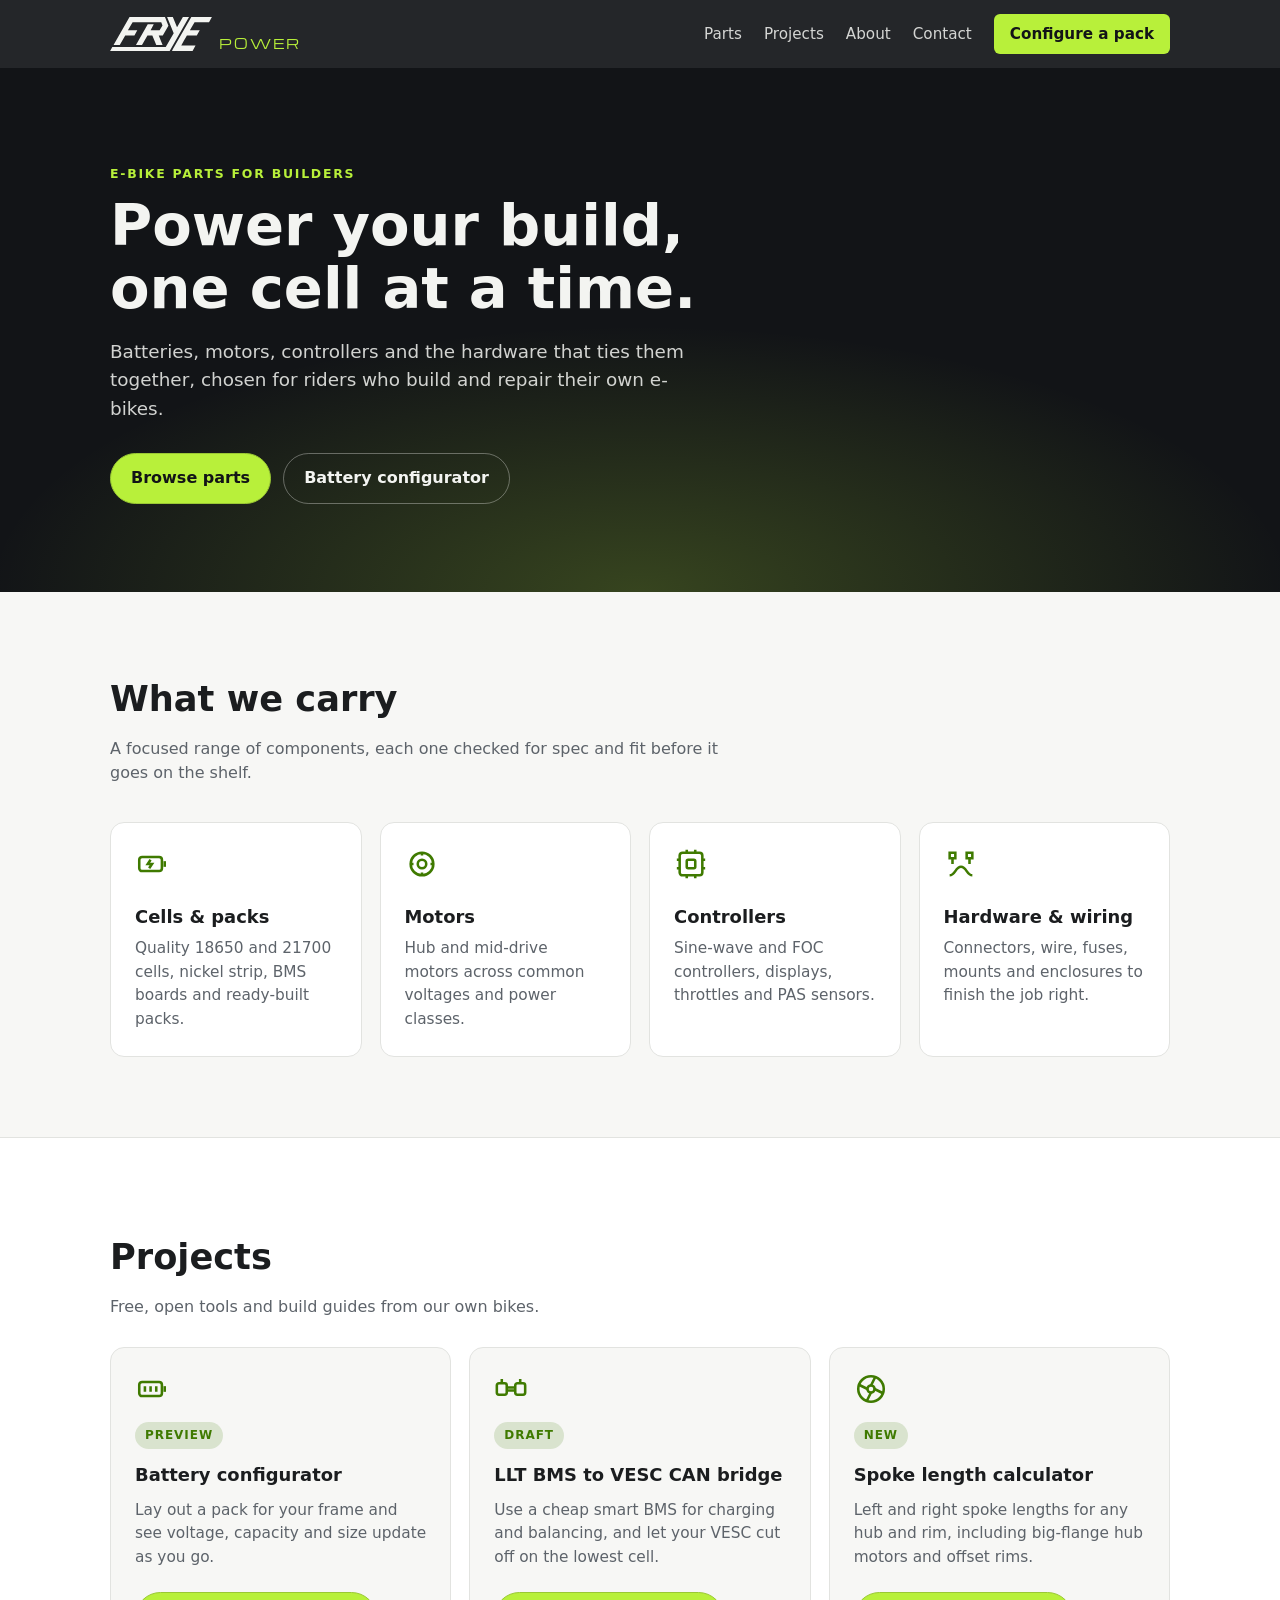
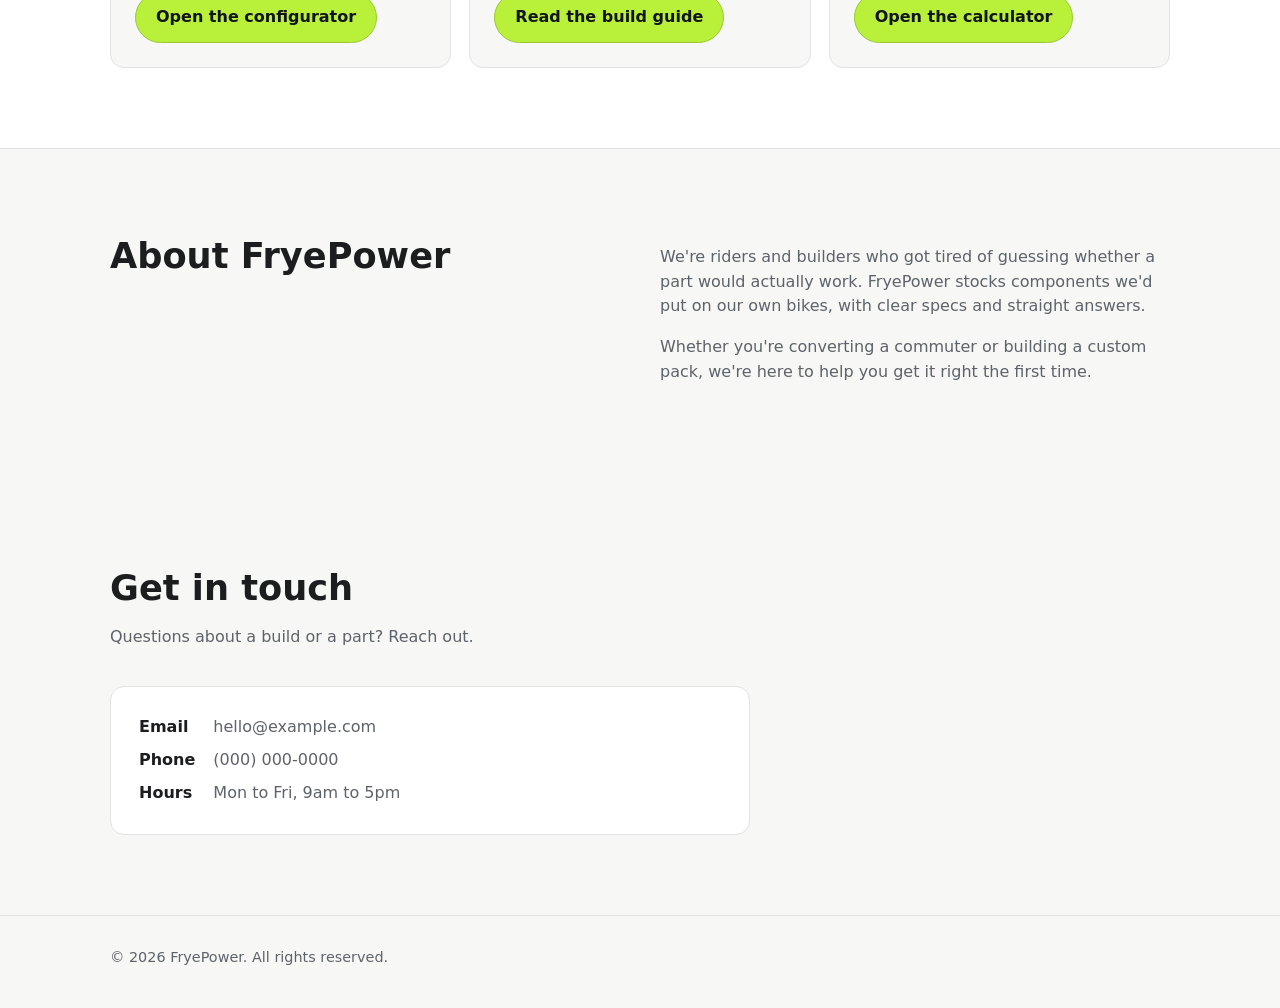
<file: index.html>
<!doctype html>
<html lang="en">
<head>
<meta charset="utf-8">
<meta name="viewport" content="width=device-width, initial-scale=1">
<title>FryePower | E-bike Parts</title>
<meta name="description" content="FryePower: batteries, motors, controllers and hardware for e-bike builders.">
<link rel="preconnect" href="https://fonts.googleapis.com">
<link rel="preconnect" href="https://fonts.gstatic.com" crossorigin>
<link rel="stylesheet" href="https://fonts.googleapis.com/css2?family=Michroma&display=swap">
<link rel="stylesheet" href="styles.css">
<style>
  .teaser { background: var(--surface); border-top: 1px solid var(--line); border-bottom: 1px solid var(--line); }
  .teaser .wrap { display: flex; flex-wrap: wrap; align-items: center; justify-content: space-between; gap: 24px; }
  .teaser h2 { margin-top: 12px; }
  .teaser .lead { margin-bottom: 0; }
  .teaser .wrap.projects { display: block; }
  .teaser .projects .lead { margin-bottom: 28px; }
  .card.project { display: flex; flex-direction: column; align-items: flex-start; gap: 4px; background: var(--bg); }
  .card.project .badge { margin-top: 12px; }
  .card.project h3 { margin-top: 8px; }
  .card.project p { flex: 1; margin-bottom: 18px; }

  .about .wrap { display: grid; grid-template-columns: 1fr 1fr; gap: 40px; }
  @media (max-width: 800px) { .about .wrap { grid-template-columns: 1fr; } }
  .about p { color: var(--muted); }

  .contact-box { background: var(--surface); border: 1px solid var(--line); border-radius: var(--radius); padding: 28px; max-width: 640px; }
  .contact-box dl { display: grid; grid-template-columns: max-content 1fr; gap: 8px 18px; margin: 0; }
  .contact-box dt { font-weight: 600; }
  .contact-box dd { margin: 0; color: var(--muted); }
</style>
</head>
<body>

<header class="nav">
  <div class="wrap">
    <a class="brand" href="#top" aria-label="FryePower home">
      <svg viewBox="49 48 1065 355" aria-hidden="true"><path fill="currentColor" fill-rule="evenodd" d="M86,340 L151,340 L208,241 L304,241 L334,187 L236,187 L285,103 L584,103 L597,136 L567,187 L473,187 L506,125 L443,125 L320,340 L383,340 L440,241 L491,241 L532,340 L598,340 L558,241 L600,241 L659,140 L623,49 L253,49 Z M874,49 L810,49 L749,155 L705,49 L645,49 L714,217 L631,360 L73,360 L50,402 L672,402 Z M1113,49 L898,49 L706,381 L696,402 L911,402 L942,346 L793,346 L820,295 L852,241 L955,241 L986,187 L883,187 L932,103 L1083,103 Z"/></svg>
      <span class="power" aria-hidden="true">POWER</span>
    </a>
    <nav aria-label="Main">
      <ul>
        <li><a href="#parts">Parts</a></li>
        <li><a href="#projects">Projects</a></li>
        <li class="hide-sm"><a href="#about">About</a></li>
        <li class="hide-sm"><a href="#contact">Contact</a></li>
        <li><a class="nav-cta" href="configurator/">Configure<span class="hide-sm"> a pack</span></a></li>
      </ul>
    </nav>
  </div>
</header>

<main id="top">
  <section class="hero">
    <div class="wrap">
      <div class="eyebrow">E-bike parts for builders</div>
      <h1>Power your build, one cell at a time.</h1>
      <p>Batteries, motors, controllers and the hardware that ties them together, chosen for riders who build and repair their own e-bikes.</p>
      <div class="btns">
        <a class="btn primary" href="#parts">Browse parts</a>
        <a class="btn ghost" href="configurator/">Battery configurator</a>
      </div>
    </div>
  </section>

  <section id="parts">
    <div class="wrap">
      <h2>What we carry</h2>
      <p class="lead">A focused range of components, each one checked for spec and fit before it goes on the shelf.</p>
      <div class="grid">
        <article class="card">
          <svg viewBox="0 0 24 24" fill="none" stroke="currentColor" stroke-width="1.8" aria-hidden="true"><rect x="3" y="7" width="16" height="10" rx="2"/><path d="M21 10v4"/><path d="M11 9l-2 3h3l-2 3"/></svg>
          <h3>Cells &amp; packs</h3>
          <p>Quality 18650 and 21700 cells, nickel strip, BMS boards and ready-built packs.</p>
        </article>
        <article class="card">
          <svg viewBox="0 0 24 24" fill="none" stroke="currentColor" stroke-width="1.8" aria-hidden="true"><circle cx="12" cy="12" r="8"/><circle cx="12" cy="12" r="3"/><path d="M12 4v2M12 18v2M4 12h2M18 12h2"/></svg>
          <h3>Motors</h3>
          <p>Hub and mid-drive motors across common voltages and power classes.</p>
        </article>
        <article class="card">
          <svg viewBox="0 0 24 24" fill="none" stroke="currentColor" stroke-width="1.8" aria-hidden="true"><rect x="4" y="4" width="16" height="16" rx="2"/><path d="M9 2v2M15 2v2M9 20v2M15 20v2M2 9h2M2 15h2M20 9h2M20 15h2"/><rect x="9" y="9" width="6" height="6" rx="1"/></svg>
          <h3>Controllers</h3>
          <p>Sine-wave and FOC controllers, displays, throttles and PAS sensors.</p>
        </article>
        <article class="card">
          <svg viewBox="0 0 24 24" fill="none" stroke="currentColor" stroke-width="1.8" aria-hidden="true"><path d="M4 20c4 0 4-6 8-6s4 6 8 6"/><path d="M4 4h4v4H4zM16 4h4v4h-4z"/><path d="M6 8v4M18 8v4"/></svg>
          <h3>Hardware &amp; wiring</h3>
          <p>Connectors, wire, fuses, mounts and enclosures to finish the job right.</p>
        </article>
      </div>
    </div>
  </section>

  <section id="projects" class="teaser">
    <div class="wrap projects">
      <div>
        <h2>Projects</h2>
        <p class="lead">Free, open tools and build guides from our own bikes.</p>
      </div>
      <div class="grid">
        <article class="card project" id="configurator">
          <svg viewBox="0 0 24 24" fill="none" stroke="currentColor" stroke-width="1.8" aria-hidden="true"><rect x="3" y="7" width="16" height="10" rx="2"/><path d="M21 10v4"/><path d="M7 10v4M11 10v4M15 10v4"/></svg>
          <span class="badge">Preview</span>
          <h3>Battery configurator</h3>
          <p>Lay out a pack for your frame and see voltage, capacity and size update as you go.</p>
          <a class="btn primary" href="configurator/">Open the configurator</a>
        </article>
        <article class="card project">
          <svg viewBox="0 0 24 24" fill="none" stroke="currentColor" stroke-width="1.8" aria-hidden="true"><rect x="2" y="8" width="7" height="8" rx="1.5"/><rect x="15" y="8" width="7" height="8" rx="1.5"/><path d="M9 11h6M9 13h6"/><path d="M5.5 5v3M18.5 5v3"/></svg>
          <span class="badge">Draft</span>
          <h3>LLT BMS to VESC CAN bridge</h3>
          <p>Use a cheap smart BMS for charging and balancing, and let your VESC cut off on the lowest cell.</p>
          <a class="btn primary" href="bms-translator/">Read the build guide</a>
        </article>
        <article class="card project">
          <svg viewBox="0 0 24 24" fill="none" stroke="currentColor" stroke-width="1.8" aria-hidden="true"><circle cx="12" cy="12" r="9"/><circle cx="12" cy="12" r="2.5"/><path d="M12 9.5 15 3.5M14.5 12l6 3M12 14.5 9 20.5M9.5 12l-6-3"/></svg>
          <span class="badge">New</span>
          <h3>Spoke length calculator</h3>
          <p>Left and right spoke lengths for any hub and rim, including big-flange hub motors and offset rims.</p>
          <a class="btn primary" href="spoke-length-calculator/">Open the calculator</a>
        </article>
      </div>
    </div>
  </section>

  <section id="about" class="about">
    <div class="wrap">
      <div>
        <h2>About FryePower</h2>
      </div>
      <div>
        <p>We're riders and builders who got tired of guessing whether a part would actually work. FryePower stocks components we'd put on our own bikes, with clear specs and straight answers.</p>
        <p>Whether you're converting a commuter or building a custom pack, we're here to help you get it right the first time.</p>
      </div>
    </div>
  </section>

  <section id="contact">
    <div class="wrap">
      <h2>Get in touch</h2>
      <p class="lead">Questions about a build or a part? Reach out.</p>
      <div class="contact-box">
        <dl>
          <dt>Email</dt><dd>hello@example.com</dd>
          <dt>Phone</dt><dd>(000) 000-0000</dd>
          <dt>Hours</dt><dd>Mon to Fri, 9am to 5pm</dd>
        </dl>
      </div>
    </div>
  </section>
</main>

<footer>
  <div class="wrap">&copy; <span id="yr">2026</span> FryePower. All rights reserved.</div>
</footer>
<script>document.getElementById('yr').textContent = new Date().getFullYear();</script>
</body>
</html>
</file>
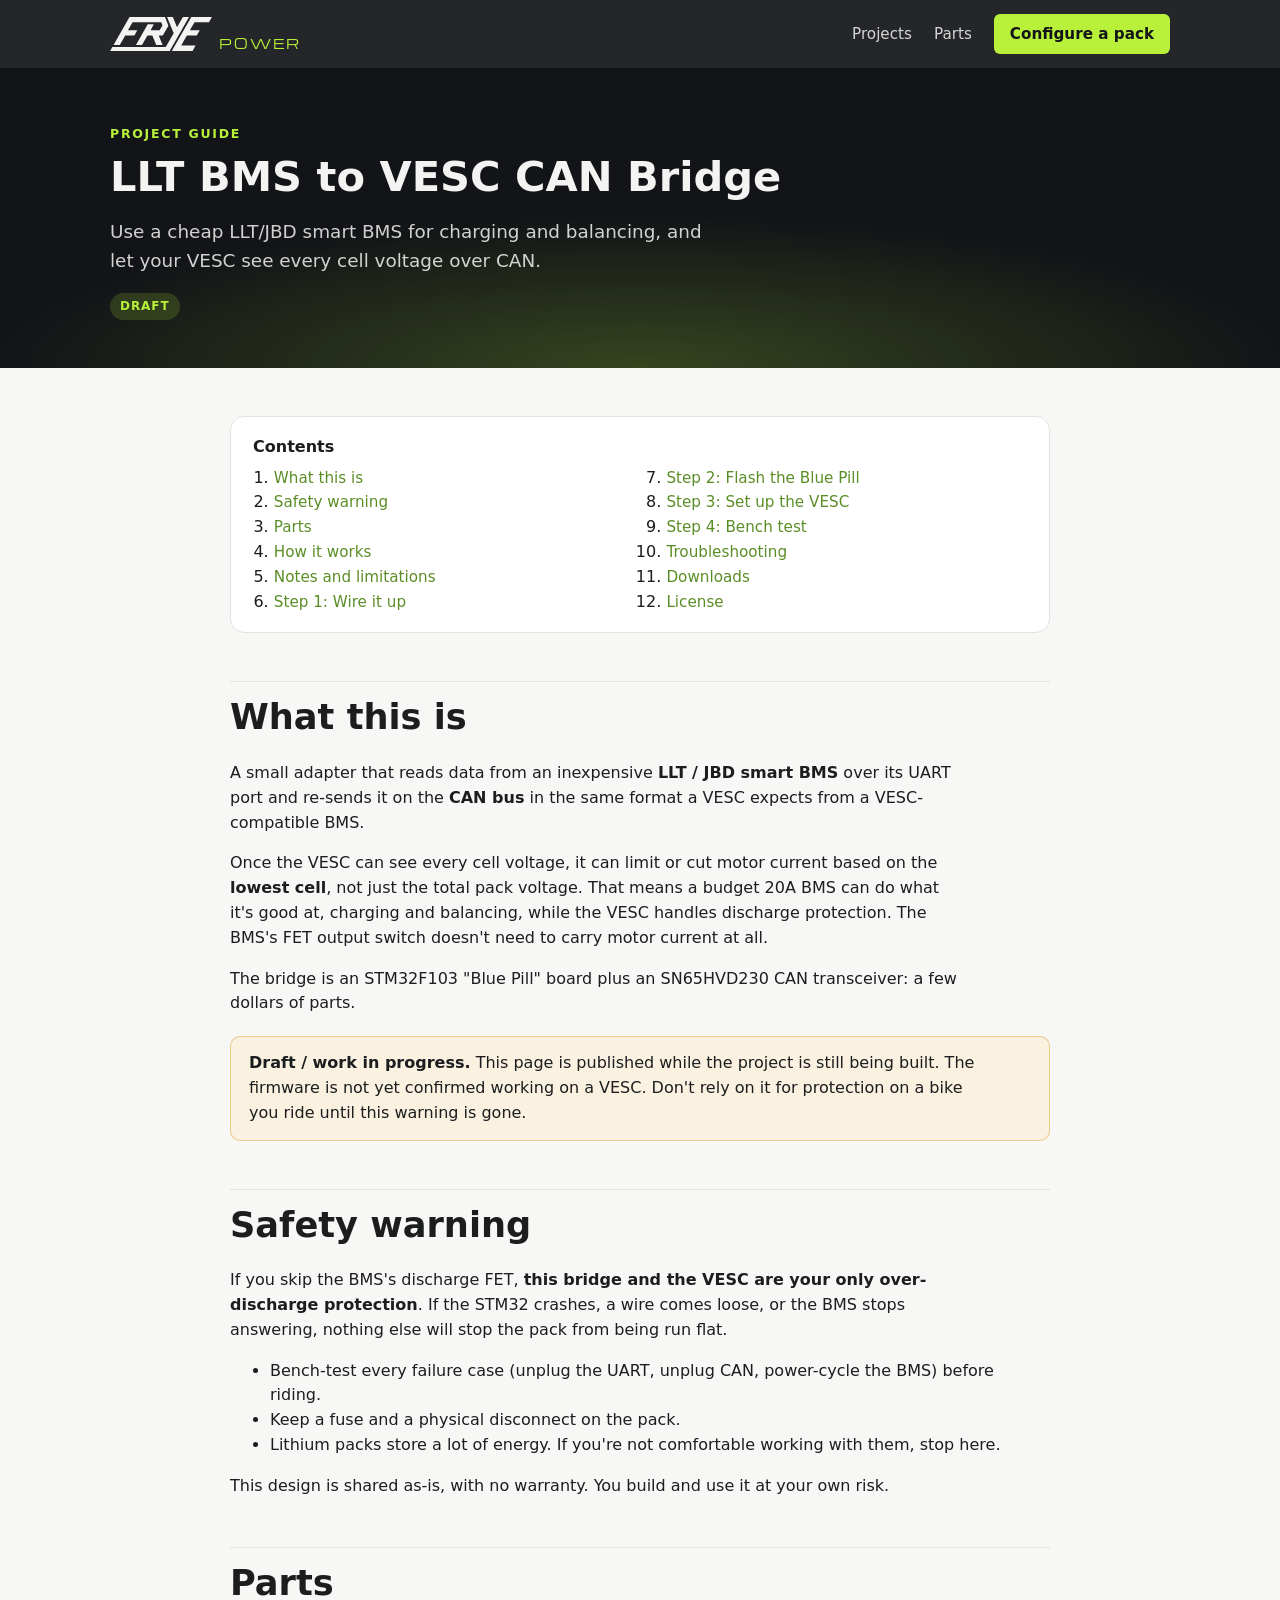
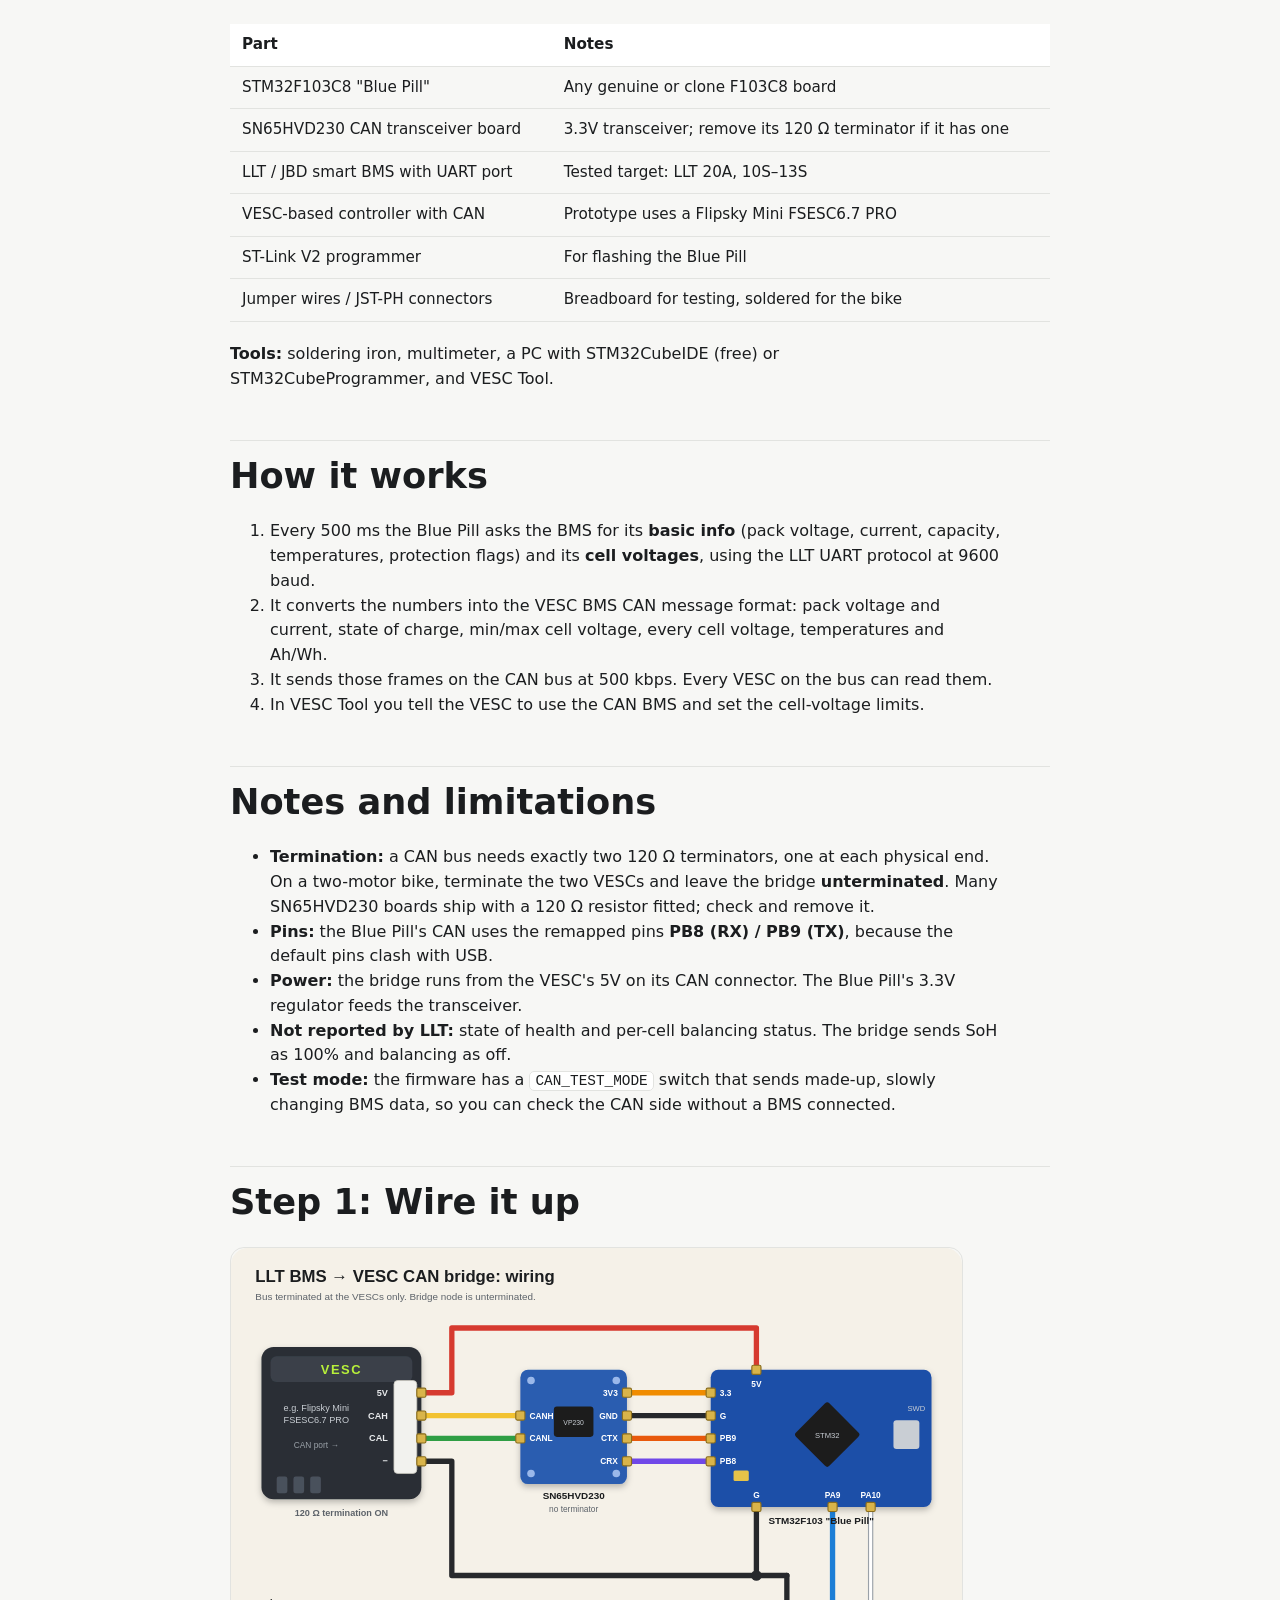
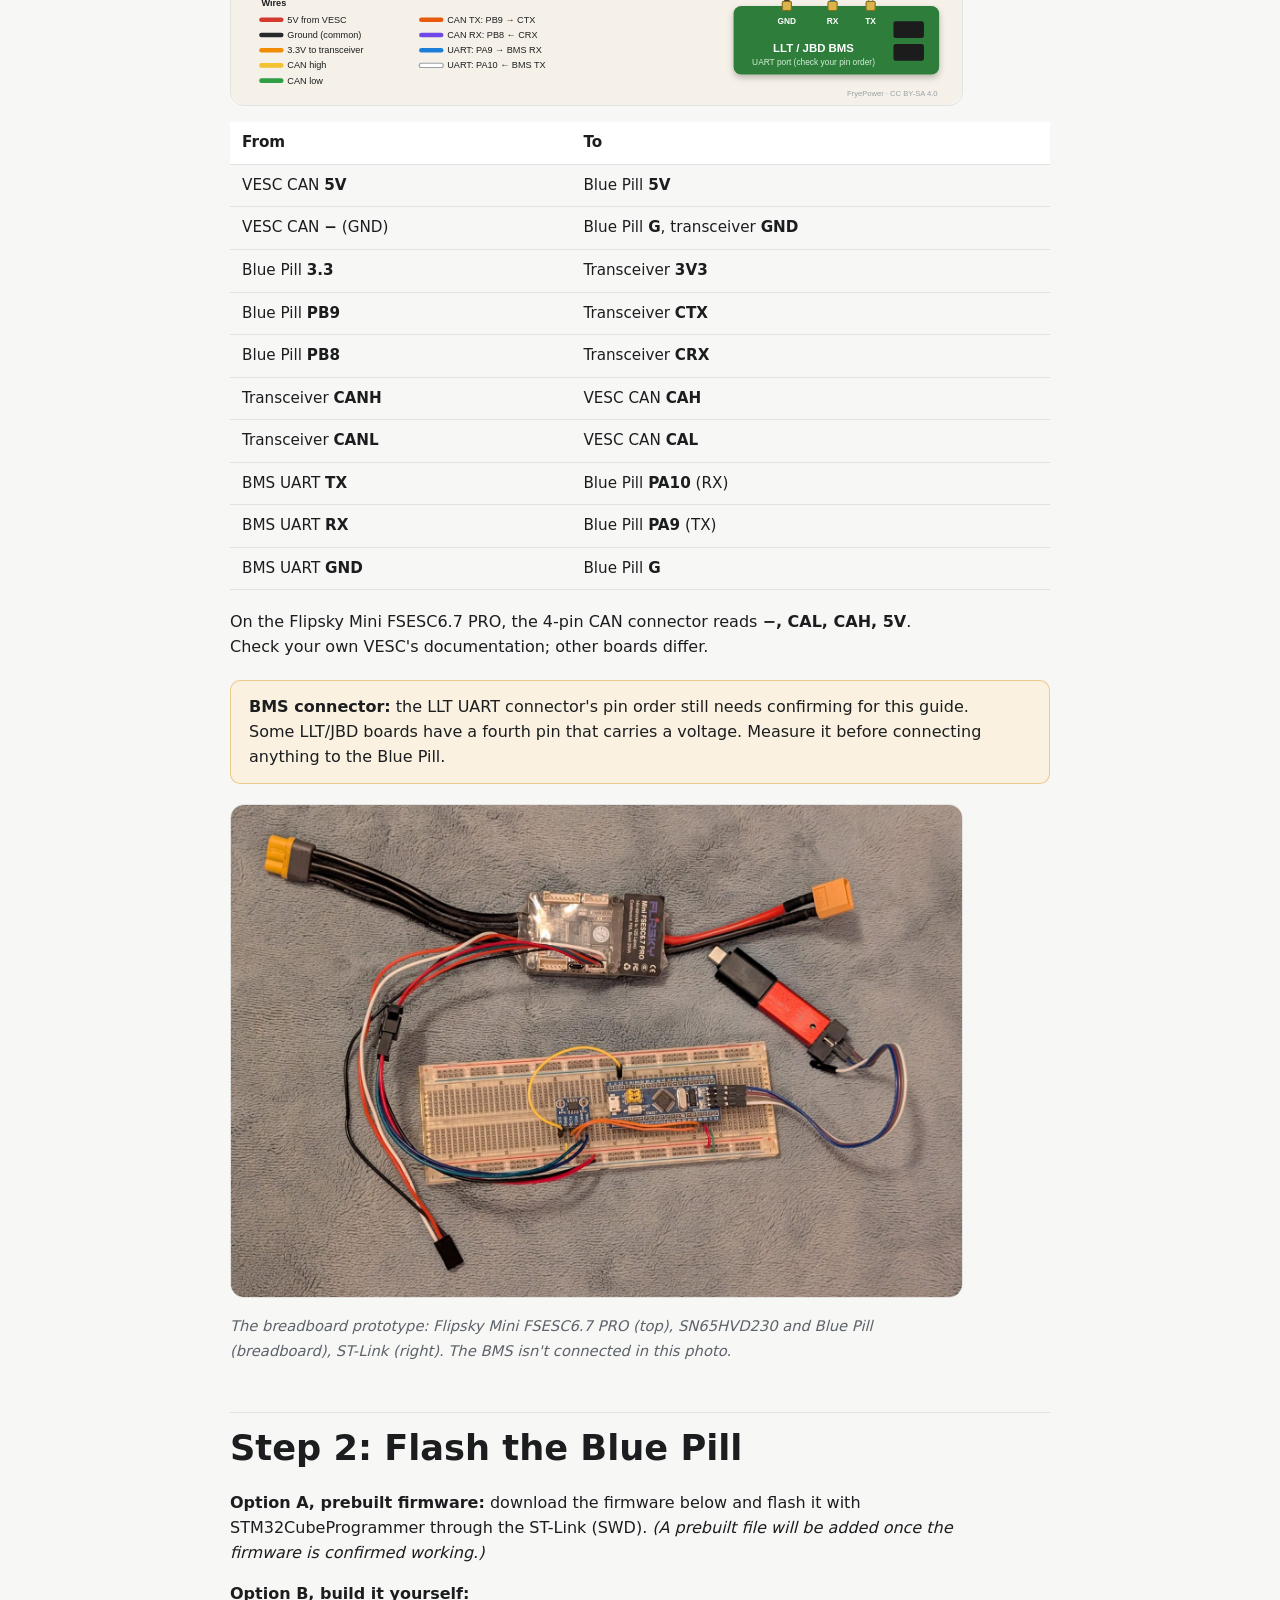
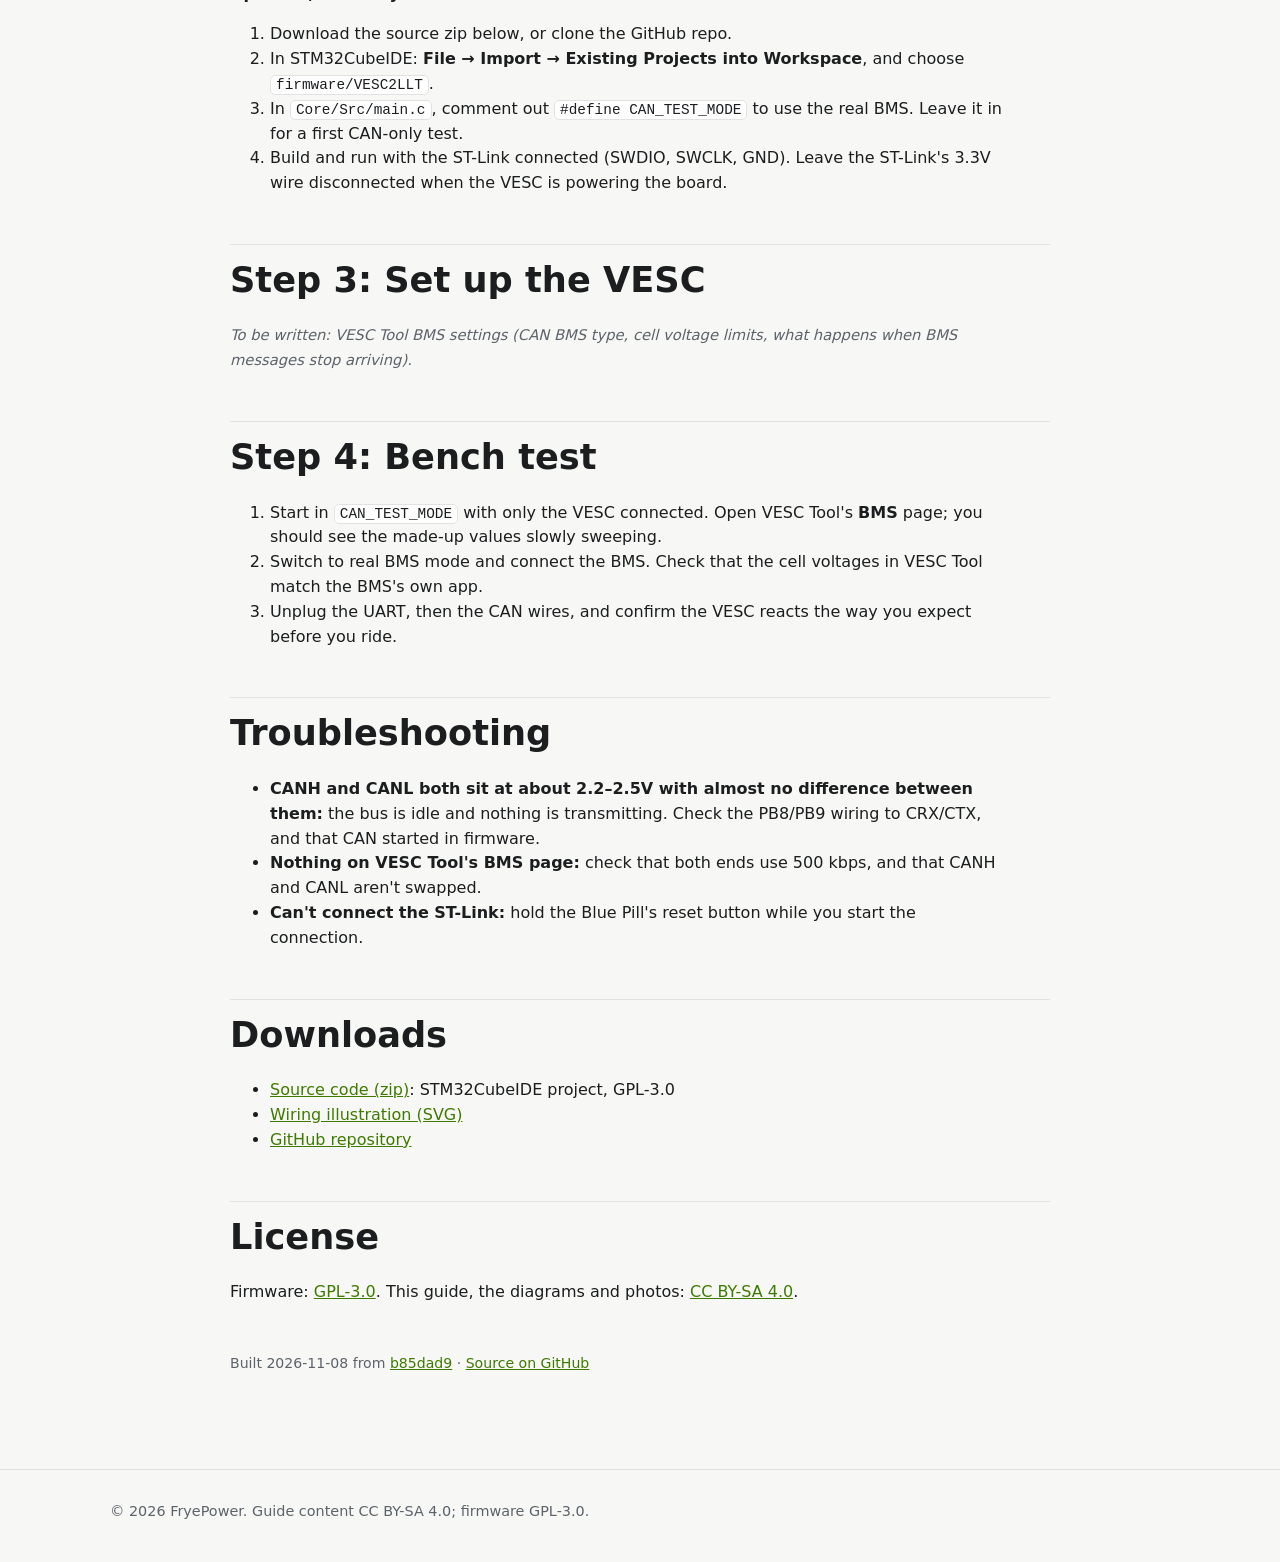
<file: bms-translator/index.html>
<!doctype html>
<html lang="en">
<head>
<meta charset="utf-8">
<meta name="viewport" content="width=device-width, initial-scale=1">
<title>LLT BMS to VESC CAN Bridge | FryePower</title>
<meta name="description" content="Use a cheap LLT/JBD smart BMS for charging and balancing, and let your VESC see every cell voltage over CAN.">
<link rel="preconnect" href="https://fonts.googleapis.com">
<link rel="preconnect" href="https://fonts.gstatic.com" crossorigin>
<link rel="stylesheet" href="https://fonts.googleapis.com/css2?family=Michroma&display=swap">
<link rel="stylesheet" href="../styles.css">
<style>
  .guide { padding: 48px 0 80px; }
  .guide .wrap { max-width: 860px; }
  .guide h2 { margin: 48px 0 12px; padding-top: 8px; border-top: 1px solid var(--line); }
  .guide h2:first-child { margin-top: 0; border-top: 0; }
  .guide h3 { margin: 28px 0 8px; }
  .guide p, .guide li { max-width: 72ch; }
  .guide img { display: block; max-width: 100%; height: auto; border-radius: var(--radius); border: 1px solid var(--line); margin: 18px 0 8px; }
  .guide p > em:only-child { color: var(--muted); font-size: .92rem; }
  .guide code { font-family: ui-monospace, SFMono-Regular, Consolas, monospace; font-size: .9em; background: var(--surface); border: 1px solid var(--line); border-radius: 5px; padding: 1px 5px; }
  .guide pre { background: var(--surface); border: 1px solid var(--line); border-radius: 10px; padding: 14px; overflow-x: auto; }
  .guide pre code { border: 0; padding: 0; }
  .guide table { width: 100%; border-collapse: collapse; margin: 14px 0 20px; font-size: .95rem; }
  .guide th, .guide td { text-align: left; padding: 9px 12px; border-bottom: 1px solid var(--line); vertical-align: top; }
  .guide th { background: var(--surface); }
  .guide blockquote { margin: 20px 0; padding: 14px 18px; border-radius: 10px; background: color-mix(in srgb, #d99a1e 14%, var(--surface)); border: 1px solid color-mix(in srgb, #d99a1e 45%, transparent); }
  .guide blockquote p { margin: 0; }
  .guide a { color: var(--accent); }
  .toc { background: var(--surface); border: 1px solid var(--line); border-radius: var(--radius); padding: 18px 22px; margin: 0 0 40px; }
  .toc strong { display: block; margin-bottom: 6px; }
  .toc ol { margin: 0; padding-left: 1.3em; columns: 2; column-gap: 32px; }
  @media (max-width: 640px) { .toc ol { columns: 1; } }
  .meta { color: var(--muted); font-size: .88rem; margin-top: 48px; }
</style>
</head>
<body>

<header class="nav">
  <div class="wrap">
    <a class="brand" href="../" aria-label="FryePower home">
      <svg viewBox="49 48 1065 355" aria-hidden="true"><path fill="currentColor" fill-rule="evenodd" d="M86,340 L151,340 L208,241 L304,241 L334,187 L236,187 L285,103 L584,103 L597,136 L567,187 L473,187 L506,125 L443,125 L320,340 L383,340 L440,241 L491,241 L532,340 L598,340 L558,241 L600,241 L659,140 L623,49 L253,49 Z M874,49 L810,49 L749,155 L705,49 L645,49 L714,217 L631,360 L73,360 L50,402 L672,402 Z M1113,49 L898,49 L706,381 L696,402 L911,402 L942,346 L793,346 L820,295 L852,241 L955,241 L986,187 L883,187 L932,103 L1083,103 Z"/></svg>
      <span class="power" aria-hidden="true">POWER</span>
    </a>
    <nav aria-label="Main">
      <ul>
        <li><a href="../#projects">Projects</a></li>
        <li class="hide-sm"><a href="../#parts">Parts</a></li>
        <li><a class="nav-cta" href="../configurator/">Configure<span class="hide-sm"> a pack</span></a></li>
      </ul>
    </nav>
  </div>
</header>

<main>
  <section class="hero compact">
    <div class="wrap">
      <div class="eyebrow">Project guide</div>
      <h1>LLT BMS to VESC CAN Bridge</h1>
      <p>Use a cheap LLT/JBD smart BMS for charging and balancing, and let your VESC see every cell voltage over CAN.</p>
      <div style="margin-top:18px"><span class="badge">Draft</span></div>
    </div>
  </section>

  <section class="guide">
    <div class="wrap">
      <nav class="toc" aria-label="Contents"><strong>Contents</strong><ol><li><a href="#what-this-is">What this is</a></li><li><a href="#safety-warning">Safety warning</a></li><li><a href="#parts">Parts</a></li><li><a href="#how-it-works">How it works</a></li><li><a href="#notes-and-limitations">Notes and limitations</a></li><li><a href="#step-1-wire-it-up">Step 1: Wire it up</a></li><li><a href="#step-2-flash-the-blue-pill">Step 2: Flash the Blue Pill</a></li><li><a href="#step-3-set-up-the-vesc">Step 3: Set up the VESC</a></li><li><a href="#step-4-bench-test">Step 4: Bench test</a></li><li><a href="#troubleshooting">Troubleshooting</a></li><li><a href="#downloads">Downloads</a></li><li><a href="#license">License</a></li></ol></nav>
      <h2 id="what-this-is">What this is</h2>
<p>A small adapter that reads data from an inexpensive <strong>LLT / JBD smart BMS</strong> over its UART port and re-sends it on the <strong>CAN bus</strong> in the same format a VESC expects from a VESC-compatible BMS.</p>
<p>Once the VESC can see every cell voltage, it can limit or cut motor current based on the <strong>lowest cell</strong>, not just the total pack voltage. That means a budget 20A BMS can do what it's good at, charging and balancing, while the VESC handles discharge protection. The BMS's FET output switch doesn't need to carry motor current at all.</p>
<p>The bridge is an STM32F103 "Blue Pill" board plus an SN65HVD230 CAN transceiver: a few dollars of parts.</p>
<blockquote>
<p><strong>Draft / work in progress.</strong> This page is published while the project is still being built. The firmware is not yet confirmed working on a VESC. Don't rely on it for protection on a bike you ride until this warning is gone.</p>
</blockquote>
<h2 id="safety-warning">Safety warning</h2>
<p>If you skip the BMS's discharge FET, <strong>this bridge and the VESC are your only over-discharge protection</strong>. If the STM32 crashes, a wire comes loose, or the BMS stops answering, nothing else will stop the pack from being run flat.</p>
<ul>
<li>Bench-test every failure case (unplug the UART, unplug CAN, power-cycle the BMS) before riding.</li>
<li>Keep a fuse and a physical disconnect on the pack.</li>
<li>Lithium packs store a lot of energy. If you're not comfortable working with them, stop here.</li>
</ul>
<p>This design is shared as-is, with no warranty. You build and use it at your own risk.</p>
<h2 id="parts">Parts</h2>
<table>
<thead>
<tr>
<th>Part</th>
<th>Notes</th>
</tr>
</thead>
<tbody>
<tr>
<td>STM32F103C8 "Blue Pill"</td>
<td>Any genuine or clone F103C8 board</td>
</tr>
<tr>
<td>SN65HVD230 CAN transceiver board</td>
<td>3.3V transceiver; remove its 120 Ω terminator if it has one</td>
</tr>
<tr>
<td>LLT / JBD smart BMS with UART port</td>
<td>Tested target: LLT 20A, 10S–13S</td>
</tr>
<tr>
<td>VESC-based controller with CAN</td>
<td>Prototype uses a Flipsky Mini FSESC6.7 PRO</td>
</tr>
<tr>
<td>ST-Link V2 programmer</td>
<td>For flashing the Blue Pill</td>
</tr>
<tr>
<td>Jumper wires / JST-PH connectors</td>
<td>Breadboard for testing, soldered for the bike</td>
</tr>
</tbody>
</table>
<p><strong>Tools:</strong> soldering iron, multimeter, a PC with STM32CubeIDE (free) or STM32CubeProgrammer, and VESC Tool.</p>
<h2 id="how-it-works">How it works</h2>
<ol>
<li>Every 500 ms the Blue Pill asks the BMS for its <strong>basic info</strong> (pack voltage, current, capacity, temperatures, protection flags) and its <strong>cell voltages</strong>, using the LLT UART protocol at 9600 baud.</li>
<li>It converts the numbers into the VESC BMS CAN message format: pack voltage and current, state of charge, min/max cell voltage, every cell voltage, temperatures and Ah/Wh.</li>
<li>It sends those frames on the CAN bus at 500 kbps. Every VESC on the bus can read them.</li>
<li>In VESC Tool you tell the VESC to use the CAN BMS and set the cell-voltage limits.</li>
</ol>
<h2 id="notes-and-limitations">Notes and limitations</h2>
<ul>
<li><strong>Termination:</strong> a CAN bus needs exactly two 120 Ω terminators, one at each physical end. On a two-motor bike, terminate the two VESCs and leave the bridge <strong>unterminated</strong>. Many SN65HVD230 boards ship with a 120 Ω resistor fitted; check and remove it.</li>
<li><strong>Pins:</strong> the Blue Pill's CAN uses the remapped pins <strong>PB8 (RX) / PB9 (TX)</strong>, because the default pins clash with USB.</li>
<li><strong>Power:</strong> the bridge runs from the VESC's 5V on its CAN connector. The Blue Pill's 3.3V regulator feeds the transceiver.</li>
<li><strong>Not reported by LLT:</strong> state of health and per-cell balancing status. The bridge sends SoH as 100% and balancing as off.</li>
<li><strong>Test mode:</strong> the firmware has a <code>CAN_TEST_MODE</code> switch that sends made-up, slowly changing BMS data, so you can check the CAN side without a BMS connected.</li>
</ul>
<h2 id="step-1-wire-it-up">Step 1: Wire it up</h2>
<p><img alt="Wiring illustration" src="wiring.svg" /></p>
<table>
<thead>
<tr>
<th>From</th>
<th>To</th>
</tr>
</thead>
<tbody>
<tr>
<td>VESC CAN <strong>5V</strong></td>
<td>Blue Pill <strong>5V</strong></td>
</tr>
<tr>
<td>VESC CAN <strong>−</strong> (GND)</td>
<td>Blue Pill <strong>G</strong>, transceiver <strong>GND</strong></td>
</tr>
<tr>
<td>Blue Pill <strong>3.3</strong></td>
<td>Transceiver <strong>3V3</strong></td>
</tr>
<tr>
<td>Blue Pill <strong>PB9</strong></td>
<td>Transceiver <strong>CTX</strong></td>
</tr>
<tr>
<td>Blue Pill <strong>PB8</strong></td>
<td>Transceiver <strong>CRX</strong></td>
</tr>
<tr>
<td>Transceiver <strong>CANH</strong></td>
<td>VESC CAN <strong>CAH</strong></td>
</tr>
<tr>
<td>Transceiver <strong>CANL</strong></td>
<td>VESC CAN <strong>CAL</strong></td>
</tr>
<tr>
<td>BMS UART <strong>TX</strong></td>
<td>Blue Pill <strong>PA10</strong> (RX)</td>
</tr>
<tr>
<td>BMS UART <strong>RX</strong></td>
<td>Blue Pill <strong>PA9</strong> (TX)</td>
</tr>
<tr>
<td>BMS UART <strong>GND</strong></td>
<td>Blue Pill <strong>G</strong></td>
</tr>
</tbody>
</table>
<p>On the Flipsky Mini FSESC6.7 PRO, the 4-pin CAN connector reads <strong>−, CAL, CAH, 5V</strong>. Check your own VESC's documentation; other boards differ.</p>
<blockquote>
<p><strong>BMS connector:</strong> the LLT UART connector's pin order still needs confirming for this guide. Some LLT/JBD boards have a fourth pin that carries a voltage. Measure it before connecting anything to the Blue Pill.</p>
</blockquote>
<p><img alt="Breadboard prototype" src="images/breadboard-prototype.jpg" /></p>
<p><em>The breadboard prototype: Flipsky Mini FSESC6.7 PRO (top), SN65HVD230 and Blue Pill (breadboard), ST-Link (right). The BMS isn't connected in this photo.</em></p>
<h2 id="step-2-flash-the-blue-pill">Step 2: Flash the Blue Pill</h2>
<p><strong>Option A, prebuilt firmware:</strong> download the firmware below and flash it with STM32CubeProgrammer through the ST-Link (SWD). <em>(A prebuilt file will be added once the firmware is confirmed working.)</em></p>
<p><strong>Option B, build it yourself:</strong></p>
<ol>
<li>Download the source zip below, or clone the GitHub repo.</li>
<li>In STM32CubeIDE: <strong>File → Import → Existing Projects into Workspace</strong>, and choose <code>firmware/VESC2LLT</code>.</li>
<li>In <code>Core/Src/main.c</code>, comment out <code>#define CAN_TEST_MODE</code> to use the real BMS. Leave it in for a first CAN-only test.</li>
<li>Build and run with the ST-Link connected (SWDIO, SWCLK, GND). Leave the ST-Link's 3.3V wire disconnected when the VESC is powering the board.</li>
</ol>
<h2 id="step-3-set-up-the-vesc">Step 3: Set up the VESC</h2>
<p><em>To be written: VESC Tool BMS settings (CAN BMS type, cell voltage limits, what happens when BMS messages stop arriving).</em></p>
<h2 id="step-4-bench-test">Step 4: Bench test</h2>
<ol>
<li>Start in <code>CAN_TEST_MODE</code> with only the VESC connected. Open VESC Tool's <strong>BMS</strong> page; you should see the made-up values slowly sweeping.</li>
<li>Switch to real BMS mode and connect the BMS. Check that the cell voltages in VESC Tool match the BMS's own app.</li>
<li>Unplug the UART, then the CAN wires, and confirm the VESC reacts the way you expect before you ride.</li>
</ol>
<h2 id="troubleshooting">Troubleshooting</h2>
<ul>
<li><strong>CANH and CANL both sit at about 2.2–2.5V with almost no difference between them:</strong> the bus is idle and nothing is transmitting. Check the PB8/PB9 wiring to CRX/CTX, and that CAN started in firmware.</li>
<li><strong>Nothing on VESC Tool's BMS page:</strong> check that both ends use 500 kbps, and that CANH and CANL aren't swapped.</li>
<li><strong>Can't connect the ST-Link:</strong> hold the Blue Pill's reset button while you start the connection.</li>
</ul>
<h2 id="downloads">Downloads</h2>
<ul>
<li><a href="downloads/LLT-VESC-Bridge-source.zip">Source code (zip)</a>: STM32CubeIDE project, GPL-3.0</li>
<li><a href="wiring.svg">Wiring illustration (SVG)</a></li>
<li><a href="https://github.com/DubPFrye/bms-vesc-bridge">GitHub repository</a></li>
</ul>
<h2 id="license">License</h2>
<p>Firmware: <a href="https://www.gnu.org/licenses/gpl-3.0.html">GPL-3.0</a>. This guide, the diagrams and photos: <a href="https://creativecommons.org/licenses/by-sa/4.0/">CC BY-SA 4.0</a>.</p>
      <p class="meta">Built 2026-11-08 from <a href="https://github.com/DubPFrye/bms-vesc-bridge/commit/b85dad9">b85dad9</a> ·
        <a href="https://github.com/DubPFrye/bms-vesc-bridge">Source on GitHub</a></p>
    </div>
  </section>
</main>

<footer>
  <div class="wrap">&copy; <span id="yr">2026</span> FryePower. Guide content CC BY-SA 4.0; firmware GPL-3.0.</div>
</footer>
<script>document.getElementById('yr').textContent = new Date().getFullYear();</script>
</body>
</html>
</file>
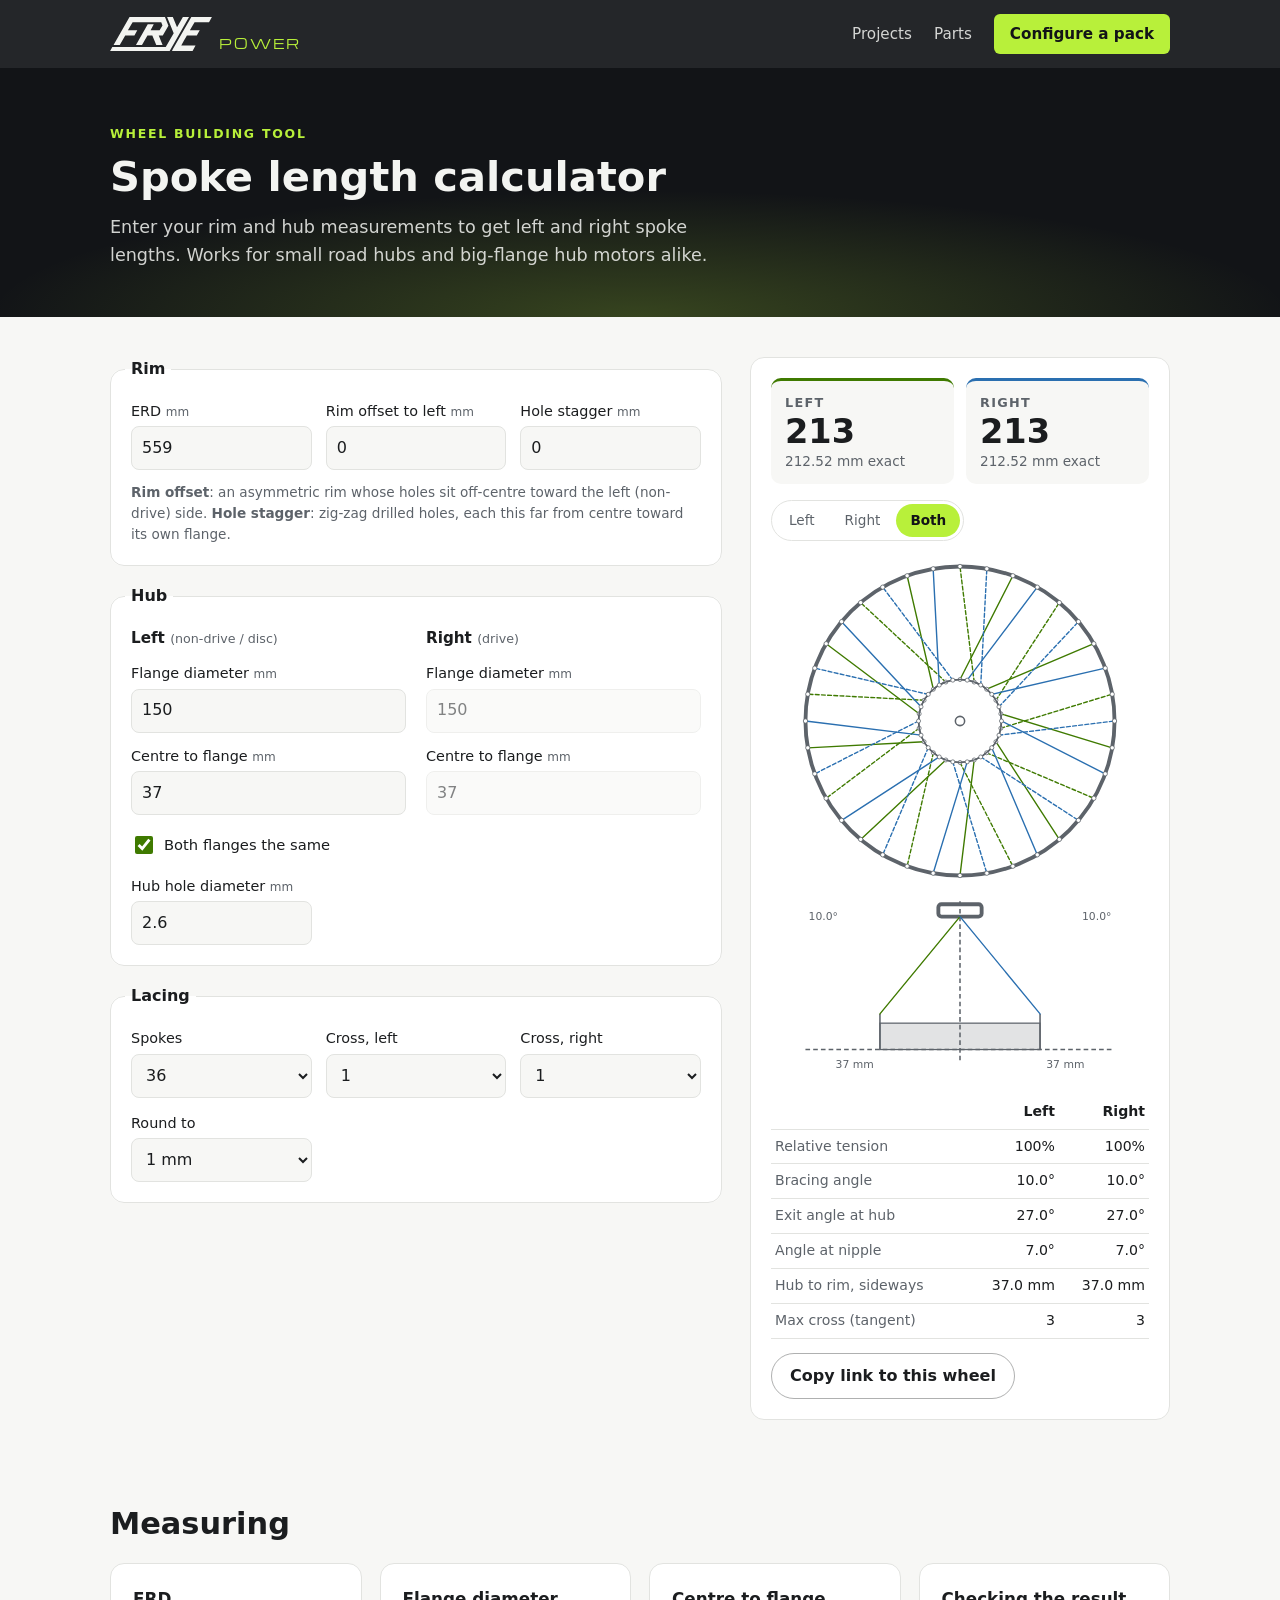
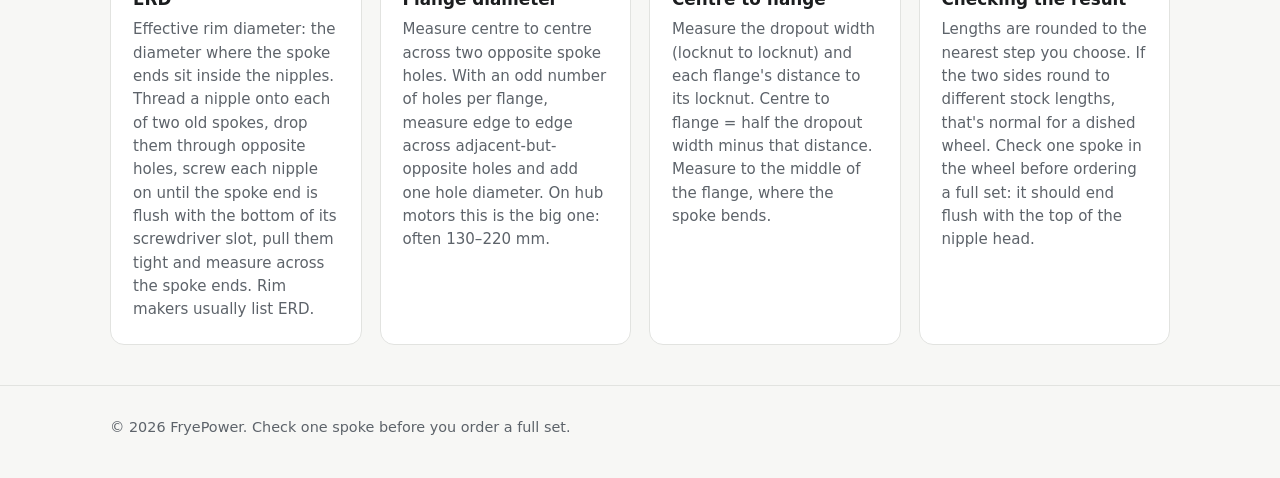
<file: spoke-calculator/index.html>
<!doctype html>
<html lang="en">
<head>
<meta charset="utf-8">
<meta name="viewport" content="width=device-width, initial-scale=1">
<title>Spoke Length Calculator | FryePower</title>
<meta name="description" content="Work out spoke lengths for any hub and rim, including large-flange hub motors: ERD, flange diameter and offset, offset rims, and any cross pattern.">
<link rel="preconnect" href="https://fonts.googleapis.com">
<link rel="preconnect" href="https://fonts.gstatic.com" crossorigin>
<link rel="stylesheet" href="https://fonts.googleapis.com/css2?family=Michroma&display=swap">
<link rel="stylesheet" href="styles.css">
</head>
<body>

<header class="nav">
  <div class="wrap">
    <a class="brand" href="../" aria-label="FryePower home">
      <svg viewBox="49 48 1065 355" aria-hidden="true"><path fill="currentColor" fill-rule="evenodd" d="M86,340 L151,340 L208,241 L304,241 L334,187 L236,187 L285,103 L584,103 L597,136 L567,187 L473,187 L506,125 L443,125 L320,340 L383,340 L440,241 L491,241 L532,340 L598,340 L558,241 L600,241 L659,140 L623,49 L253,49 Z M874,49 L810,49 L749,155 L705,49 L645,49 L714,217 L631,360 L73,360 L50,402 L672,402 Z M1113,49 L898,49 L706,381 L696,402 L911,402 L942,346 L793,346 L820,295 L852,241 L955,241 L986,187 L883,187 L932,103 L1083,103 Z"/></svg>
      <span class="power" aria-hidden="true">POWER</span>
    </a>
    <nav aria-label="Main">
      <ul>
        <li><a href="../#projects">Projects</a></li>
        <li class="hide-sm"><a href="../#parts">Parts</a></li>
        <li><a class="nav-cta" href="../configurator/">Configure<span class="hide-sm"> a pack</span></a></li>
      </ul>
    </nav>
  </div>
</header>

<main>
  <section class="hero compact">
    <div class="wrap">
      <div class="eyebrow">Wheel building tool</div>
      <h1>Spoke length calculator</h1>
      <p>Enter your rim and hub measurements to get left and right spoke lengths. Works for small road hubs and big-flange hub motors alike.</p>
    </div>
  </section>

  <section class="calc">
    <div class="wrap layout">
      <form id="form" class="inputs" novalidate autocomplete="off">
        <fieldset>
          <legend>Rim</legend>
          <div class="row">
            <label class="field">
              <span>ERD <small>mm</small></span>
              <input name="erd" type="number" inputmode="decimal" step="0.5" min="100" value="559">
            </label>
            <label class="field">
              <span>Rim offset to left <small>mm</small></span>
              <input name="rimOffset" type="number" inputmode="decimal" step="0.5" value="0">
            </label>
            <label class="field">
              <span>Hole stagger <small>mm</small></span>
              <input name="holeStagger" type="number" inputmode="decimal" step="0.5" min="0" value="0">
            </label>
          </div>
          <p class="hint"><b>Rim offset</b>: an asymmetric rim whose holes sit off-centre toward the left (non-drive) side. <b>Hole stagger</b>: zig-zag drilled holes, each this far from centre toward its own flange.</p>
        </fieldset>

        <fieldset>
          <legend>Hub</legend>
          <div class="sides">
            <div class="side-col">
              <h3>Left <small>(non-drive / disc)</small></h3>
              <label class="field">
                <span>Flange diameter <small>mm</small></span>
                <input name="pcdL" type="number" inputmode="decimal" step="0.5" min="1" value="150">
              </label>
              <label class="field">
                <span>Centre to flange <small>mm</small></span>
                <input name="offL" type="number" inputmode="decimal" step="0.5" min="0" value="37">
              </label>
            </div>
            <div class="side-col">
              <h3>Right <small>(drive)</small></h3>
              <label class="field">
                <span>Flange diameter <small>mm</small></span>
                <input name="pcdR" type="number" inputmode="decimal" step="0.5" min="1" value="150">
              </label>
              <label class="field">
                <span>Centre to flange <small>mm</small></span>
                <input name="offR" type="number" inputmode="decimal" step="0.5" min="0" value="37">
              </label>
            </div>
          </div>
          <label class="check"><input name="sameHub" type="checkbox" checked> Both flanges the same</label>
          <div class="row">
            <label class="field">
              <span>Hub hole diameter <small>mm</small></span>
              <input name="hubHole" type="number" inputmode="decimal" step="0.1" min="0" value="2.6">
            </label>
          </div>
        </fieldset>

        <fieldset>
          <legend>Lacing</legend>
          <div class="row">
            <label class="field">
              <span>Spokes</span>
              <select name="spokes">
                <option>16</option><option>20</option><option>24</option><option>28</option>
                <option>32</option><option selected>36</option><option>40</option><option>48</option>
              </select>
            </label>
            <label class="field">
              <span>Cross, left</span>
              <select name="crossL"></select>
            </label>
            <label class="field">
              <span>Cross, right</span>
              <select name="crossR"></select>
            </label>
            <label class="field">
              <span>Round to</span>
              <select name="step">
                <option value="0.5">0.5 mm</option>
                <option value="1" selected>1 mm</option>
                <option value="2">2 mm</option>
              </select>
            </label>
          </div>
        </fieldset>
      </form>

      <aside class="results" aria-live="polite">
        <div class="lengths">
          <div class="len">
            <span class="lbl">Left</span>
            <span class="big" id="lenL">–</span>
            <span class="exact" id="exactL"></span>
          </div>
          <div class="len">
            <span class="lbl">Right</span>
            <span class="big" id="lenR">–</span>
            <span class="exact" id="exactR"></span>
          </div>
        </div>
        <p class="err" id="err" hidden></p>
        <ul class="warn" id="warn" hidden></ul>

        <div class="diagram">
          <div class="seg" role="group" aria-label="Diagram side">
            <button type="button" data-view="L">Left</button>
            <button type="button" data-view="R">Right</button>
            <button type="button" data-view="B" aria-pressed="true">Both</button>
          </div>
          <svg id="wheel" viewBox="-110 -110 220 220" role="img" aria-label="Lacing pattern seen along the axle"></svg>
          <svg id="section" viewBox="0 0 220 120" role="img" aria-label="Wheel cross-section showing flange offsets and rim hole position"></svg>
        </div>

        <table class="details">
          <thead><tr><th></th><th>Left</th><th>Right</th></tr></thead>
          <tbody id="details"></tbody>
        </table>
        <div class="actions">
          <button type="button" class="btn ghost" id="share">Copy link to this wheel</button>
        </div>
      </aside>
    </div>
  </section>

  <section class="howto">
    <div class="wrap">
      <h2>Measuring</h2>
      <div class="grid">
        <div class="card">
          <h3>ERD</h3>
          <p>Effective rim diameter: the diameter where the spoke ends sit inside the nipples. Thread a nipple onto each of two old spokes, drop them through opposite holes, screw each nipple on until the spoke end is flush with the bottom of its screwdriver slot, pull them tight and measure across the spoke ends. Rim makers usually list ERD.</p>
        </div>
        <div class="card">
          <h3>Flange diameter</h3>
          <p>Measure centre to centre across two opposite spoke holes. With an odd number of holes per flange, measure edge to edge across adjacent-but-opposite holes and add one hole diameter. On hub motors this is the big one: often 130–220 mm.</p>
        </div>
        <div class="card">
          <h3>Centre to flange</h3>
          <p>Measure the dropout width (locknut to locknut) and each flange's distance to its locknut. Centre to flange = half the dropout width minus that distance. Measure to the middle of the flange, where the spoke bends.</p>
        </div>
        <div class="card">
          <h3>Checking the result</h3>
          <p>Lengths are rounded to the nearest step you choose. If the two sides round to different stock lengths, that's normal for a dished wheel. Check one spoke in the wheel before ordering a full set: it should end flush with the top of the nipple head.</p>
        </div>
      </div>
    </div>
  </section>
</main>

<div class="mini" id="mini" aria-hidden="true"><span>L <b id="miniL">–</b></span><span>R <b id="miniR">–</b></span></div>

<footer>
  <div class="wrap">&copy; <span id="yr">2026</span> FryePower. Check one spoke before you order a full set.</div>
</footer>

<script src="spoke.js"></script>
<script src="app.js"></script>
</body>
</html>
</file>
<file: styles.css>
/* Shared styles for every page on the site. */
:root {
  --bg: #f7f7f5;
  --surface: #ffffff;
  --text: #1b1d1f;
  --muted: #5d636a;
  --line: #e2e3e0;
  --accent: #3f7a00;      /* brand green, dark enough for text on light surfaces */
  --accent-ink: #121417;
  --brand: #b8f03a;       /* FryePower lime: POWER, buttons, highlights on dark */
  --brand-ink: #121417;   /* text on the lime */
  --hero-bg: #121417;
  --hero-text: #f3f4f1;
  --radius: 14px;
  --max: 1100px;
}
@media (prefers-color-scheme: dark) {
  :root {
    --bg: #101316;
    --surface: #171b1f;
    --text: #e8eaec;
    --muted: #9aa1a8;
    --line: #262c32;
    --accent: #b8f03a;
    --accent-ink: #121417;
    --hero-bg: #0a0d10;
  }
}
* { box-sizing: border-box; }
html { scroll-behavior: smooth; }
body {
  margin: 0;
  font-family: system-ui, -apple-system, "Segoe UI", Roboto, Helvetica, Arial, sans-serif;
  background: var(--bg);
  color: var(--text);
  line-height: 1.55;
}
a { color: inherit; }
.wrap { max-width: var(--max); margin: 0 auto; padding: 0 20px; }

/* Header / nav */
header.nav {
  position: sticky; top: 0; z-index: 10;
  background: color-mix(in srgb, var(--hero-bg) 92%, transparent);
  backdrop-filter: blur(6px);
  color: var(--hero-text);
}
header.nav .wrap { display: flex; align-items: center; justify-content: space-between; height: 68px; gap: 16px; }
/* Wordmark: the FRYE logo (inline SVG) + POWER in Michroma */
.brand { display: flex; align-items: flex-end; gap: 7px; text-decoration: none; color: var(--hero-text); flex-shrink: 0; }
.brand svg { width: 102px; height: 34px; display: block; }
.brand .power { font-family: Michroma, "Arial Narrow", sans-serif; font-size: 13px; line-height: 1; letter-spacing: .16em; color: var(--brand); padding-bottom: 1px; }
nav ul { list-style: none; display: flex; align-items: center; gap: 22px; margin: 0; padding: 0; }
nav a { text-decoration: none; opacity: .85; font-size: .95rem; }
nav a:hover, nav a[aria-current="page"] { opacity: 1; }
nav a[aria-current="page"] { color: var(--brand); }
nav a.nav-cta { opacity: 1; display: inline-block; line-height: 40px; padding: 0 16px; border-radius: 6px; background: var(--brand); color: var(--brand-ink); font-weight: 600; white-space: nowrap; }
nav a.nav-cta:hover { filter: brightness(1.08); }
nav a.nav-cta[aria-current="page"] { color: var(--brand-ink); }
@media (max-width: 640px) { nav ul { gap: 14px; } nav .hide-sm { display: none; } }

/* Hero */
.hero { background: var(--hero-bg); color: var(--hero-text); padding: 96px 0 88px; position: relative; overflow: hidden; }
.hero.compact { padding: 56px 0 48px; }
.hero::after {
  content: ""; position: absolute; inset: auto -10% -60% -10%; height: 120%;
  background: radial-gradient(ellipse at center, color-mix(in srgb, var(--brand) 22%, transparent), transparent 60%);
  pointer-events: none;
}
.hero .wrap { position: relative; z-index: 1; }
.eyebrow { text-transform: uppercase; letter-spacing: .14em; font-size: .78rem; color: var(--brand); font-weight: 600; }
.hero h1 { font-size: clamp(2.1rem, 5vw, 3.6rem); line-height: 1.08; margin: 12px 0 18px; max-width: 16ch; }
.hero.compact h1 { font-size: clamp(1.8rem, 4vw, 2.6rem); max-width: none; }
.hero p { font-size: 1.15rem; max-width: 52ch; opacity: .85; margin: 0 0 30px; }
.hero.compact p { margin-bottom: 0; }

/* Buttons */
.btns { display: flex; flex-wrap: wrap; gap: 12px; }
.btn { display: inline-block; padding: 12px 20px; border-radius: 999px; font-weight: 600; text-decoration: none; border: 1px solid transparent; font: inherit; font-weight: 600; cursor: pointer; }
.btn.primary { background: var(--brand); color: var(--brand-ink); border-color: color-mix(in srgb, var(--brand-ink) 18%, var(--brand)); }
.btn.ghost { border-color: color-mix(in srgb, currentColor 35%, transparent); background: transparent; color: inherit; }
.btn:hover { filter: brightness(1.08); }
.btn[disabled] { opacity: .45; cursor: not-allowed; filter: none; }

/* Sections and cards */
section { padding: 80px 0; }
section h2 { font-size: clamp(1.6rem, 3vw, 2.2rem); margin: 0 0 10px; }
.lead { color: var(--muted); max-width: 60ch; margin: 0 0 36px; }
.grid { display: grid; grid-template-columns: repeat(auto-fit, minmax(230px, 1fr)); gap: 18px; }
.card { background: var(--surface); border: 1px solid var(--line); border-radius: var(--radius); padding: 24px; }
.card svg { width: 34px; height: 34px; color: var(--accent); }
.card h3 { margin: 14px 0 6px; font-size: 1.12rem; }
.card p { margin: 0; color: var(--muted); font-size: .96rem; }
.badge { display: inline-block; font-size: .75rem; font-weight: 700; letter-spacing: .08em; text-transform: uppercase; padding: 4px 10px; border-radius: 999px; background: color-mix(in srgb, var(--accent) 16%, transparent); color: var(--accent); }

.hero .badge { background: color-mix(in srgb, var(--brand) 16%, transparent); color: var(--brand); }

footer { padding: 30px 0 40px; color: var(--muted); font-size: .9rem; border-top: 1px solid var(--line); }
</file>
<file: spoke-calculator/styles.css>
/* Spoke calculator. Header, tokens and buttons match fryepower.com's shared styles.css,
   copied here so this page also works on its own outside the site. */
:root {
  --bg: #f7f7f5;
  --surface: #ffffff;
  --text: #1b1d1f;
  --muted: #5d636a;
  --line: #e2e3e0;
  --accent: #3f7a00;
  --brand: #b8f03a;
  --brand-ink: #121417;
  --hero-bg: #121417;
  --hero-text: #f3f4f1;
  --warn: #8a5a00;
  --warn-bg: color-mix(in srgb, #d99a1e 14%, var(--surface));
  --err: #b3261e;
  --left: #3f7a00;
  --right: #2a6fb0;
  --radius: 14px;
  --max: 1100px;
}
@media (prefers-color-scheme: dark) {
  :root {
    --bg: #101316;
    --surface: #171b1f;
    --text: #e8eaec;
    --muted: #9aa1a8;
    --line: #262c32;
    --accent: #b8f03a;
    --hero-bg: #0a0d10;
    --warn: #f0c060;
    --err: #ff8a80;
    --left: #b8f03a;
    --right: #6cb8ff;
  }
}
* { box-sizing: border-box; }
body {
  margin: 0;
  font-family: system-ui, -apple-system, "Segoe UI", Roboto, Helvetica, Arial, sans-serif;
  background: var(--bg);
  color: var(--text);
  line-height: 1.55;
}
a { color: inherit; }
.wrap { max-width: var(--max); margin: 0 auto; padding: 0 20px; }

/* Header (same as the site) */
header.nav {
  position: sticky; top: 0; z-index: 10;
  background: color-mix(in srgb, var(--hero-bg) 92%, transparent);
  backdrop-filter: blur(6px);
  color: var(--hero-text);
}
header.nav .wrap { display: flex; align-items: center; justify-content: space-between; height: 68px; gap: 16px; }
.brand { display: flex; align-items: flex-end; gap: 7px; text-decoration: none; color: var(--hero-text); flex-shrink: 0; }
.brand svg { width: 102px; height: 34px; display: block; }
.brand .power { font-family: Michroma, "Arial Narrow", sans-serif; font-size: 13px; line-height: 1; letter-spacing: .16em; color: var(--brand); padding-bottom: 1px; }
nav ul { list-style: none; display: flex; align-items: center; gap: 22px; margin: 0; padding: 0; }
nav a { text-decoration: none; opacity: .85; font-size: .95rem; }
nav a:hover { opacity: 1; }
nav a.nav-cta { opacity: 1; display: inline-block; line-height: 40px; padding: 0 16px; border-radius: 6px; background: var(--brand); color: var(--brand-ink); font-weight: 600; white-space: nowrap; }
@media (max-width: 640px) { nav ul { gap: 14px; } nav .hide-sm { display: none; } }
@media (max-width: 420px) {
  .wrap { padding: 0 16px; }
  header.nav .wrap { gap: 10px; }
  .brand svg { width: 84px; height: 28px; }
  .brand .power { font-size: 11px; }
  nav ul { gap: 12px; }
  nav a.nav-cta { padding: 0 12px; }
}

/* Hero */
.hero { background: var(--hero-bg); color: var(--hero-text); padding: 56px 0 48px; position: relative; overflow: hidden; }
.hero::after {
  content: ""; position: absolute; inset: auto -10% -60% -10%; height: 120%;
  background: radial-gradient(ellipse at center, color-mix(in srgb, var(--brand) 22%, transparent), transparent 60%);
  pointer-events: none;
}
.hero .wrap { position: relative; z-index: 1; }
.eyebrow { text-transform: uppercase; letter-spacing: .14em; font-size: .78rem; color: var(--brand); font-weight: 600; }
.hero h1 { font-size: clamp(1.8rem, 4vw, 2.6rem); line-height: 1.08; margin: 12px 0 14px; }
.hero p { font-size: 1.1rem; max-width: 58ch; opacity: .85; margin: 0; }

section { padding: 40px 0; }
.btn { display: inline-block; padding: 10px 18px; border-radius: 999px; font: inherit; font-weight: 600; text-decoration: none; border: 1px solid transparent; cursor: pointer; }
.btn.ghost { border-color: color-mix(in srgb, currentColor 35%, transparent); background: transparent; color: inherit; }

/* Calculator layout */
.layout { display: grid; grid-template-columns: minmax(0, 1fr) minmax(0, 420px); gap: 28px; align-items: start; }
@media (max-width: 900px) { .layout { grid-template-columns: minmax(0, 1fr); } }

fieldset { border: 1px solid var(--line); background: var(--surface); border-radius: var(--radius); padding: 18px 20px 20px; margin: 0 0 18px; min-width: 0; }
legend { font-weight: 700; padding: 0 6px; margin-left: -6px; }
.row { display: grid; grid-template-columns: repeat(auto-fill, minmax(150px, 1fr)); gap: 14px; }
.sides { display: grid; grid-template-columns: 1fr 1fr; gap: 14px 20px; }
@media (max-width: 460px) { .sides { grid-template-columns: 1fr; } }
.side-col { display: grid; gap: 12px; align-content: start; }
.side-col h3 { margin: 0; font-size: .95rem; }
.side-col h3 small, .field small { color: var(--muted); font-weight: 400; }
.field { display: grid; gap: 4px; font-size: .9rem; }
.field input, .field select {
  font: inherit; font-size: 1rem; width: 100%; min-height: 44px; padding: 8px 10px;
  border: 1px solid var(--line); border-radius: 8px; background: var(--bg); color: var(--text);
}
.field input:focus-visible, .field select:focus-visible, .seg button:focus-visible, .btn:focus-visible {
  outline: 2px solid var(--accent); outline-offset: 2px;
}
.field input[aria-invalid="true"] { border-color: var(--err); }
.field input:disabled { opacity: .55; }
.check { display: flex; align-items: center; gap: 8px; margin: 14px 0; font-size: .92rem; min-height: 32px; }
.check input { width: 18px; height: 18px; accent-color: var(--accent); }
.hint { color: var(--muted); font-size: .85rem; margin: 12px 0 0; }

/* Results */
.results { background: var(--surface); border: 1px solid var(--line); border-radius: var(--radius); padding: 20px; position: sticky; top: 84px; }
@media (max-width: 900px) { .results { position: static; } }
.lengths { display: grid; grid-template-columns: 1fr 1fr; gap: 12px; }
.len { display: grid; padding: 12px 14px; border-radius: 10px; background: var(--bg); border-top: 3px solid var(--left); }
.len + .len { border-top-color: var(--right); }
.len .lbl { font-size: .8rem; text-transform: uppercase; letter-spacing: .1em; color: var(--muted); font-weight: 600; }
.len .big { font-size: 2.1rem; font-weight: 700; line-height: 1.15; font-variant-numeric: tabular-nums; }
.len .exact { font-size: .85rem; color: var(--muted); font-variant-numeric: tabular-nums; }
.err { color: var(--err); font-weight: 600; margin: 14px 0 0; }
.warn { list-style: none; margin: 14px 0 0; padding: 10px 14px; border-radius: 10px; background: var(--warn-bg); color: var(--warn); font-size: .88rem; }
.warn li + li { margin-top: 6px; }

.diagram { margin-top: 16px; }
.seg { display: inline-flex; border: 1px solid var(--line); border-radius: 999px; padding: 3px; gap: 2px; }
.seg button { font: inherit; font-size: .85rem; border: 0; background: transparent; color: var(--muted); padding: 6px 14px; border-radius: 999px; cursor: pointer; min-height: 32px; }
.seg button[aria-pressed="true"] { background: var(--brand); color: var(--brand-ink); font-weight: 600; }
#wheel { display: block; width: 100%; max-width: 340px; margin: 10px auto 0; }
#section { display: block; width: 100%; max-width: 340px; margin: 4px auto 0; }
svg .rim { fill: none; stroke: var(--muted); stroke-width: 2.5; }
svg .flange { fill: none; stroke: var(--muted); stroke-width: 1; }
svg .hole { fill: var(--surface); stroke: var(--muted); stroke-width: .5; }
svg .sp-L { stroke: var(--left); }
svg .sp-R { stroke: var(--right); }
svg .sp { stroke-width: .9; stroke-linecap: round; }
svg .sp.trail { stroke-dasharray: 2.5 1.5; }
svg .dim { fill: var(--muted); font-size: 7px; font-family: inherit; }
svg .axle { stroke: var(--muted); stroke-width: 1; stroke-dasharray: 3 2; }
svg .hubbody { fill: color-mix(in srgb, var(--muted) 18%, transparent); stroke: var(--muted); stroke-width: .8; }

.details { width: 100%; border-collapse: collapse; margin-top: 14px; font-size: .88rem; font-variant-numeric: tabular-nums; }
.details th, .details td { padding: 6px 4px; border-bottom: 1px solid var(--line); text-align: right; }
.details th:first-child, .details td:first-child { text-align: left; color: var(--muted); font-weight: 400; }
.details thead th { font-weight: 600; color: var(--text); }
.actions { margin-top: 14px; display: flex; gap: 10px; flex-wrap: wrap; }

/* Measuring guide */
.howto h2 { font-size: clamp(1.4rem, 3vw, 1.9rem); margin: 0 0 16px; }
.grid { display: grid; grid-template-columns: repeat(auto-fit, minmax(230px, 1fr)); gap: 18px; }
.card { background: var(--surface); border: 1px solid var(--line); border-radius: var(--radius); padding: 22px; }
.card h3 { margin: 0 0 6px; font-size: 1.05rem; }
.card p { margin: 0; color: var(--muted); font-size: .94rem; }

/* Bottom bar with the two lengths, phones only, while the results card is off screen */
.mini { display: none; }
@media (max-width: 900px) {
  .mini {
    position: fixed; left: 0; right: 0; bottom: 0; z-index: 9; display: flex; justify-content: center; gap: 28px;
    padding: 10px 16px calc(10px + env(safe-area-inset-bottom));
    background: color-mix(in srgb, var(--hero-bg) 94%, transparent); color: var(--hero-text);
    font-variant-numeric: tabular-nums; transform: translateY(100%); transition: transform .2s;
  }
  .mini b { color: var(--brand); font-size: 1.15rem; margin-left: 4px; }
  .mini.show { transform: none; }
}

footer { padding: 30px 0 40px; color: var(--muted); font-size: .9rem; border-top: 1px solid var(--line); }
@media (max-width: 900px) { footer { padding-bottom: 80px; } }
</file>
